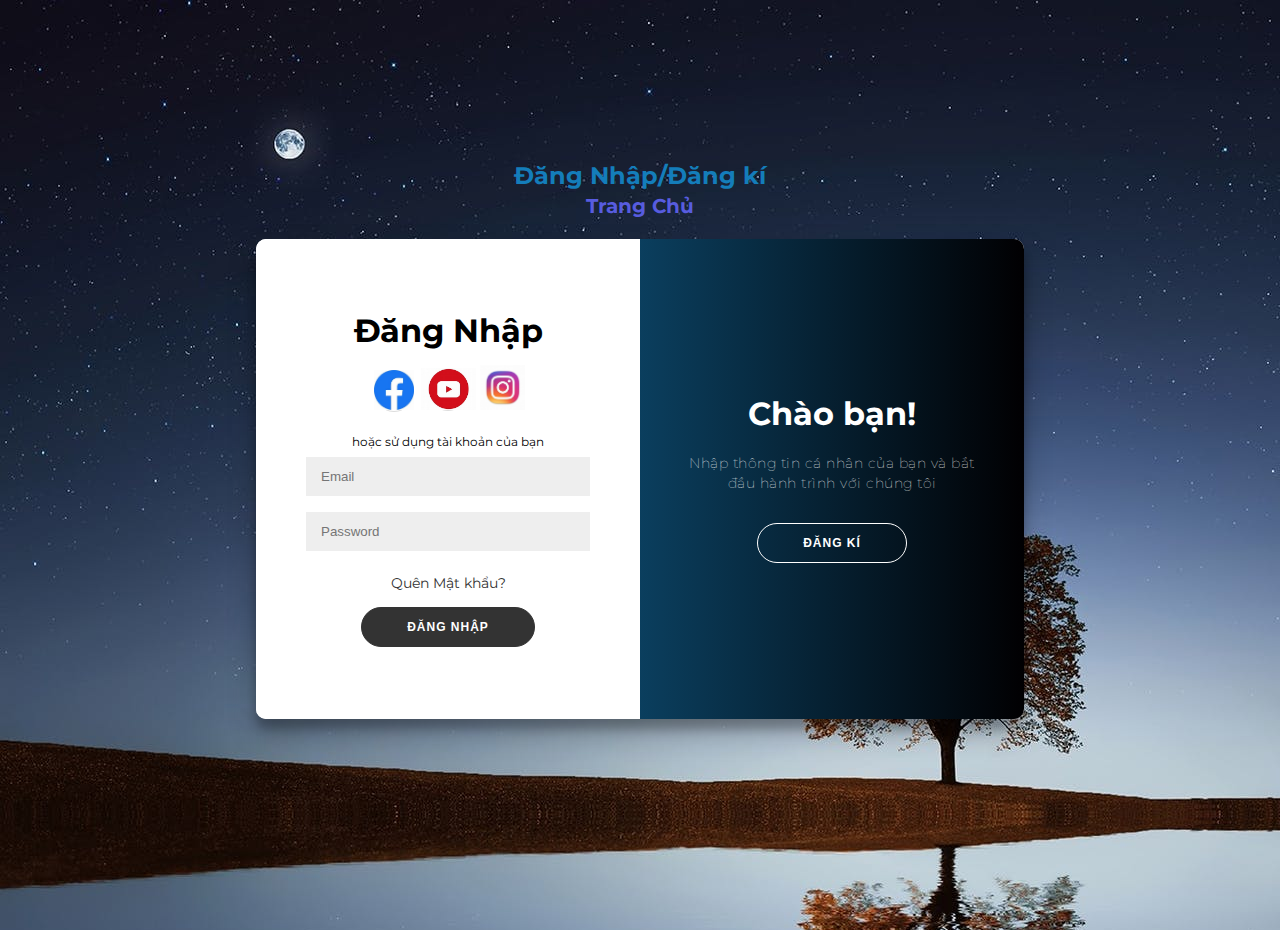
<file: dangnhap-dangki.html>
<!DOCTYPE html>
<html lang="en">
<head>
    <meta charset="UTF-8">
    <meta http-equiv="X-UA-Compatible" content="IE=edge">
    <meta name="viewport" content="width=device-width, initial-scale=1.0">
    <title>✈ĐăngNhập/ĐăngKí</title>
    <link rel="stylesheet" href="dangnhap-dangki.css">
    <style>
         body{
            background-image: url(br1.jpeg);
        }
        
        

    </style>
</head>
<body>
    <!-- tạo from đăng kí -->
    <h2>Đăng Nhập/Đăng kí <br>
        <a href="index.html">Trang Chủ</a>
    </h2>
    <div class="container" id="container">
        <div class="form-container sign-up-container">
            <form action="#" onsubmit="kiemtra()">
                <h1>Tạo tài khoản mới</h1>
                <div class="social-container">
                    <a href="#" class="social"><i class="fab fa-facebook-f"><img width="40" src="pic/facebook.jpg" alt=""></i></a>
                    <a href="#" class="social"><i class="fab fa-google-plus-g"><img width="55" src="pic/youtube.jpg" alt=""></i></a>
                    <a href="#" class="social"><i class="fab fa-linkedin-in"><img width="45" src="pic/instagram.jpg" alt=""></i></a>
                </div>
                <span>hoặc sử dụng email của bạn để đăng ký</span>
                <input type="text" id="name" placeholder="Name" />
                <input type="email" id="Email" placeholder="Email" />
                <input type="password" id="pass" placeholder="Password" />
                <button>Đăng Nhập</button>
            </form>
        </div>
        <div class="form-container sign-in-container">
            <form action="#" onsubmit="kiemtra1()">
                <h1>Đăng Nhập</h1>
                <div class="social-container">
                    <a href="#" class="social"><i class="fab fa-facebook-f"><img width="40" src="pic/facebook.jpg" alt=""></i></a>
                    <a href="#" class="social"><i class="fab fa-google-plus-g"><img width="55" src="pic/youtube.jpg" alt=""></i></a>
                    <a href="#" class="social"><i class="fab fa-linkedin-in"><img width="45" src="pic/instagram.jpg" alt=""></i></a>
                </div>
                <span>hoặc sử dụng tài khoản của bạn</span>
                <input type="email" placeholder="Email" />
                <input type="password" placeholder="Password" />
                <a href="#">Quên Mật khẩu?</a>
                <button>Đăng Nhập</button>
            </form>
        </div>
        <div class="overlay-container">
            <div class="overlay">
                <div class="overlay-panel overlay-left">
                    <h1>Chào mừng trở lại!</h1>
                    <p>Để giữ kết nối với chúng tôi, vui lòng đăng nhập bằng thông tin cá nhân của bạn</p>
                    <button class="ghost" id="signIn">Đăng Nhập</button>
                </div>
                <div class="overlay-panel overlay-right">
                    <h1>Chào bạn!</h1>
                    <p>Nhập thông tin cá nhân của bạn và bắt đầu hành trình với chúng tôi</p>
                    <button class="ghost" id="signUp">Đăng kí</button>
                </div>
            </div>
        </div>
    </div>
</body>
<script>
    
        const signUpButton = document.getElementById('signUp');
        const signInButton = document.getElementById('signIn');
        const container = document.getElementById('container');

        signUpButton.addEventListener('click', () => {
            container.classList.add('right-panel-active');
        });

        signInButton.addEventListener('click', () => {
            container.classList.remove('right-panel-active');
        });


        function kiemtra() {

            var name = document.getElementById("name")
            var email = document.getElementById("Email")
            var pass = document.getElementById("pass")

            if(name.value.length == 0){
                alert("Hãy nhập tên")
            }
            if(pass.value.length == 0){
                alert(" mật khẩu phải lớn hơn 5 kí tự!!")
            }else{
                alert("Đăng Ký thành Công")
            }
            
        }
        function kiemtra1() {

                var name = document.getElementById("name")
                var email = document.getElementById("Email")
                var pass = document.getElementById("pass")

                if(email.value.length == 0){
                    alert("Hãy nhập Email")
                }
                if(pass.value.length == 0){
                    alert(" mật khẩu phải lớn hơn 5 kí tự!!")
                }else{
                    alert("Đăng nhập thành Công")
                }

        }
    
</script>
</html>
</file>
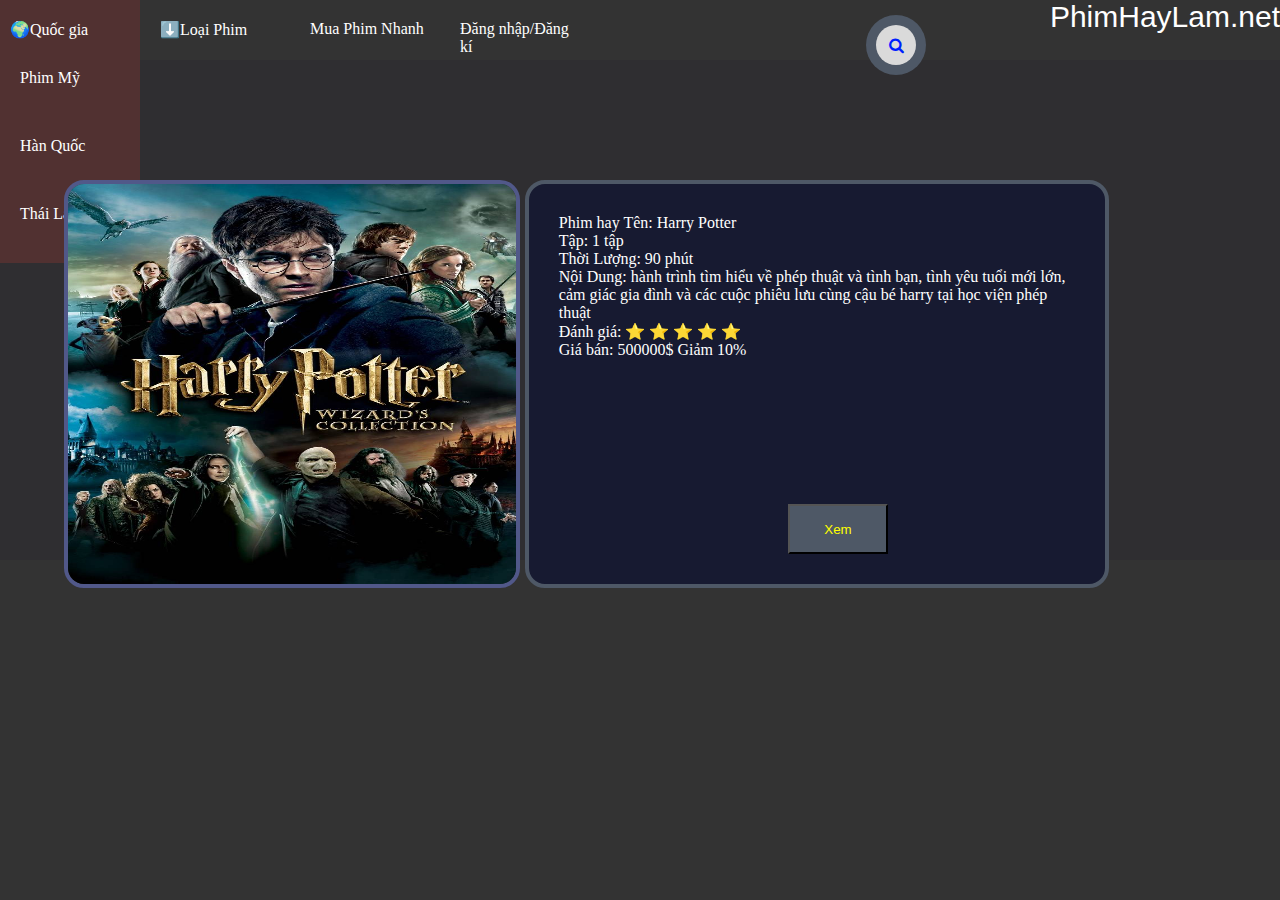
<file: Phim1.html>
<html lang="en">
<head>
    <meta charset="UTF-8">
    <meta http-equiv="X-UA-Compatible" content="IE=edge">
    <meta name="viewport" content="width=device-width, initial-scale=1.0">
    <title>Document</title>
    <link rel="stylesheet" href="mau.css">
  <link rel="stylesheet" href="https://maxcdn.bootstrapcdn.com/font-awesome/4.7.0/css/font-awesome.min.css">
    <link rel="stylesheet" href="slideshow.css">

  <style>
    body {
      /* background-image: url(br2.jpeg); */
      background-color: #333;
    }

    * {
      margin: 0;
      padding: 0
    }

    .menu {
      background: #333;
      height: 60px
    }

    .menu li {
      float: left;
      list-style: none;
      margin-right: 10px;
      padding: 20px 10px;
      width: 120px
    }

    .menu li:hover {
      background: rgb(81, 49, 49);
    }

    .menu li a {
      color: #fff;
      text-decoration: none
    }

    .menu li ul li {
      display: none;
      width: 100px;
      margin-top: 10px
    }

    .menu li:hover ul li {
      display: block
    }

    .logo>a {
      text-decoration: none;
      float: right;
      font-size: 30px;
      font-family: 'Segoe UI', Tahoma, Geneva, Verdana, sans-serif;
      color: #fff;
    }

    .box {
      height: 40px;
      position: absolute;
      top: 5%;
      left: 70%;
      transform: translate(-50%, -50%);
      background: #4e5866;
      border-radius: 50px;
      padding: 10px;
    }

    .sbutton {
      color: #e84118;
      float: right;
      width: 40px;
      height: 40px;
      border-radius: 50%;
      background: #DADADA;
      display: flex;
      justify-content: center;
      align-items: center;
      text-decoration: none;
      transition: 0.4s;
    }

    .stext {
      border: none;
      background: none;
      outline: none;
      float: left;
      padding: 0;
      color: rgb(199, 176, 176);
      font-size: 15px;
      transition: 0.4s;
      line-height: 40px;
      width: 0px;
    }

    .sbox:hover>.stext {
      width: 200px;
      padding: 0 5px;
      border-radius: 50px;
    }

    .sbox:hover>.sbutton {
      background: #fff;
    }

    .fa-search {
      color: #001EFF;
    }

    body>.slideshow {
      text-align: center;
      font-size: 18px;
      background-size: cover;
      color: #fff;
      font-family: sans-serif;
      margin: 0;
      padding-top: 0;
    }

    .slideshow>h1 {
      font-size: 48px;
    }

    .slideshow>h4 {
      font-size: 24px;
    }

    .slideshow a {
      padding: 15px 25px;
      background-color: #4ca74c;
      color: #fff;
      border-radius: 25px;
      text-decoration: none;
      position: absolute;
      left: 45%;
    }

    #mySlider {
      overflow: hidden;
      position: relative;
      width: 100%;
      height: 300px;
    }

    .singleSlide {
      background-size: cover;
      height: 300px;
      position: absolute;
      left: 100%;
      width: 100%;
      top: 0px;
    }

    .slideOverlay {
      background-color: rgba(0, 0, 0, 0.5);
      padding: 50px;
    }

    #sliderNav {
      position: relative;
      top: -175px;
    }

    #sliderNav:hover {
      cursor: pointer;
    }

    #sliderPrev {
      position: relative;
      float: left;
      left: 50px;
    }

    #sliderNext {
      position: relative;
      float: right;
      right: 50px;
    }

    #sliderNext img,
    #sliderPrev img {
      width: 32px;
    }

    @-webkit-keyframes slideIn {
      100% {
        left: 0;
      }
    }

    @keyframes slideIn {
      100% {
        left: 0;
      }
    }

    .slideInRight {
      left: -100%;
      -webkit-animation: slideIn 1s forwards;
      animation: slideIn 1s forwards;
    }

    .slideInLeft {
      left: 100%;
      -webkit-animation: slideIn 1s forwards;
      animation: slideIn 1s forwards;
    }

    @-webkit-keyframes slideOutLeft {
      100% {
        left: -100%;
      }
    }

    @keyframes slideOutLeft {
      100% {
        left: -100%;
      }
    }

    .slideOutLeft {
      -webkit-animation: slideOutLeft 1s forwards;
      animation: slideOutLeft 1s forwards;
    }

    @-webkit-keyframes slideOutRight {
      100% {
        left: 100%;
      }
    }

    @keyframes slideOutRight {
      100% {
        left: 100%;
      }
    }

    .slideOutRight {
      -webkit-animation: slideOutRight 1s forwards;
      animation: slideOutRight 1s forwards;
    }

    .pdb>h1 {
      color: goldenrod;
      padding-bottom: 10px;
      font-family: 'Segoe UI', Tahoma, Geneva, Verdana, sans-serif;
    }

    .giohang{
      position: absolute;
      right: 20px;
      top: 375px;
      background-color: #001EFF;
      padding: 10px;
      border-radius: 5px;
      border: #4ca74c 1px solid;
      z-index: 9999;


    }
    .giohang img{
      width: 80px;
      height: 80px;
      object-fit: cover;
    }
    .gh{
      position: absolute;
     
      top: 375px;
      background-color: #515889;
      padding: 10px;
      border-radius: 5px;
      border: #254525 2px solid;
      z-index: 9999;
      left: 25%;
    }
    .fb{
        width: 100%;
        height: 500px;
        background-color: #19112623;
        
        
    }
    #pc1{
        width: 35%;
        height: 400px;
        position: absolute;
        left: 5%;
        top: 20%;
        border: #515889 4px solid;
        border-radius: 20px;

    }
    .status{
        position: absolute;
        top: 20%;
        left: 41%;
        width: 45%;
        height: 400px;
        background-color: #171a31;
        border: #4e5866 4px solid;
        border-radius: 20px;
    }
    .status>p{
        text-align: left;
        padding: 10px;
        margin: 10px;
        color: #fff;
        
    }
    .btn{
        width: 100px;
        height: 50px;
        color: yellow;
        background-color: #4e5866;
        position: absolute;
        left: 45%;
        top: 80%;
    }
   

  </style>
</head>

<body>
  
  <div class="menu">
    <ul>
      <li><a href="/">🌍Quốc gia</a>
        <ul>
          <li><a href="/">Phim Mỹ</a></li>
          <li><a href="/">Hàn Quốc</a></li>
          <li><a href="/">Thái Lan</a></li>
        </ul>
      </li>
      <li><a href="/">⬇️Loại Phim</a>
        <ul>
          <li><a href="/">Phim Bộ</a></li>
          <li><a href="/">Phim Ngắn</a></li>
          <li><a href="/">Phim chưa Sub</a></li>
        </ul>
      </li>
      <li><a href="">Mua Phim Nhanh</a></li>
      <li><a href="dangnhap-dangki.html">Đăng nhập/Đăng kí </a></li>
    </ul>
    <div class="logo">
      <a href="index.html">
        <p>PhimHayLam.net</p>
      </a>
    </div>
  </div>
  <div class="box">
    <form class="sbox" action="/search" method="get">
      <input class="stext" type="text" name="q" placeholder="Tìm kiếm bài viết...">
      <a class="sbutton" type="submit" href="javascript:void(0);">
        <i class="fa fa-search"></i>
      </a>
    </form>
  </div>
  <div class="fb">
      <img id="pc1" src="pic/sanpham2.jpg" alt="">
      <div class="status">
          <p
          style="padding: 20px;">Phim hay 
              Tên: Harry Potter <br>
              Tập: 1 tập <br>
              Thời Lượng: 90 phút <br>
              Nội Dung: hành trình tìm hiểu về phép thuật và tình bạn, tình yêu tuổi mới lớn, cảm giác gia đình và các cuộc phiêu lưu cùng cậu bé harry tại học viện phép thuật<br>
              Đánh giá:  ⭐ ⭐ ⭐ ⭐ ⭐<br>
              Giá bán: 500000$ Giảm 10%<br>
          </p>
          <button class="btn">Xem</button>
          

      </div>
  </div>
</body>
</html>
</file>
<file: dangnhap-dangki.css>
@import url('https://fonts.googleapis.com/css?family=Montserrat:400,800');

* {
    box-sizing: border-box;
}

body {
    background: #f6f5f7;
    display: flex;
    justify-content: center;
    align-items: center;
    flex-direction: column;
    font-family: 'Montserrat', sans-serif;
    height: 100vh;
    margin: -20px 0 50px;
}

h1 {
    font-weight: bold;
    margin: 0;
}

h2 {
    color: #147dba;
    text-align: center;
}
h2>a{
    font-size: 20px;
    color: #575cdf;
}

p {
    font-size: 14px;
    font-weight: 100;
    line-height: 20px;
    letter-spacing: 0.5px;
    margin: 20px 0 30px;
}

span {
    font-size: 12px;
}

a {
    color: #333;
    font-size: 14px;
    text-decoration: none;
    margin: 15px 0;
}

button {
    border-radius: 20px;
    border: 1px solid #333;
    background-color: #333;
    color: #FFFFFF;
    font-size: 12px;
    font-weight: bold;
    padding: 12px 45px;
    letter-spacing: 1px;
    text-transform: uppercase;
    transition: transform 80ms ease-in;
}

button:active {
    transform: scale(0.95);
}

button:focus {
    outline: none;
}

button.ghost {
    background-color: transparent;
    border-color: #FFFFFF;
}

form {
    background-color: #FFFFFF;
    display: flex;
    align-items: center;
    justify-content: center;
    flex-direction: column;
    padding: 0 50px;
    height: 100%;
    text-align: center;
}

input {
    background-color: #eee;
    border: none;
    padding: 12px 15px;
    margin: 8px 0;
    width: 100%;
}

.container {
    background-color: #fff;
    border-radius: 10px;
    box-shadow: 0 14px 28px rgba(0, 0, 0, 0.25),
        0 10px 10px rgba(0, 0, 0, 0.22);
    position: relative;
    overflow: hidden;
    width: 768px;
    max-width: 100%;
    min-height: 480px;
}

.form-container {
    position: absolute;
    top: 0;
    height: 100%;
    transition: all 0.6s ease-in-out;
}

.sign-in-container {
    left: 0;
    width: 50%;
    z-index: 2;
}

.container.right-panel-active .sign-in-container {
    transform: translateX(100%);
}

.sign-up-container {
    left: 0;
    width: 50%;
    opacity: 0;
    z-index: 1;
}

.container.right-panel-active .sign-up-container {
    transform: translateX(100%);
    opacity: 1;
    z-index: 5;
    animation: show 0.6s;
}

@keyframes show {

    0%,
    49.99% {
        opacity: 0;
        z-index: 1;
    }

    50%,
    100% {
        opacity: 1;
        z-index: 5;
    }
}

.overlay-container {
    position: absolute;
    top: 0;
    left: 50%;
    width: 50%;
    height: 100%;
    overflow: hidden;
    transition: transform 0.6s ease-in-out;
    z-index: 100;
}

.container.right-panel-active .overlay-container {
    transform: translateX(-100%);
}

.overlay {
    background: #FF416C;
    background: -webkit-linear-gradient(to right, #a8695e, #575cdf);
    background: linear-gradient(to right, #147dba, #010002);
    background-repeat: no-repeat;
    background-size: cover;
    background-position: 0 0;
    color: #FFFFFF;
    position: relative;
    left: -100%;
    height: 100%;
    width: 200%;
    transform: translateX(0);
    transition: transform 0.6s ease-in-out;
}

.container.right-panel-active .overlay {
    transform: translateX(50%);
}

.overlay-panel {
    position: absolute;
    display: flex;
    align-items: center;
    justify-content: center;
    flex-direction: column;
    padding: 0 40px;
    text-align: center;
    top: 0;
    height: 100%;
    width: 50%;
    transform: translateX(0);
    transition: transform 0.6s ease-in-out;
}

.overlay-left {
    transform: translateX(-20%);
}

.container.right-panel-active .overlay-left {
    transform: translateX(0);
}

.overlay-right {
    right: 0;
    transform: translateX(0);
}

.container.right-panel-active .overlay-right {
    transform: translateX(20%);
}

.social-container {
    margin: 20px 0;
}

.social-container a {
    border: 1px solid #DDDDDD;
    border-radius: 50%;
    display: inline-flex;
    justify-content: center;
    align-items: center;
    margin: 0 5px;
    height: 40px;
    width: 40px;
}

footer {
    background-color: #222;
    color: #fff;
    font-size: 14px;
    bottom: 0;
    position: fixed;
    left: 0;
    right: 0;
    text-align: center;
    z-index: 999;
}

footer p {
    margin: 10px 0;
}

footer i {
    color: red;
}

footer a {
    color: #3c97bf;
    text-decoration: none;
}
</file>
<file: mau.css>
.allbr {
    padding: 10px;
    margin-bottom: 10px;
    border-radius: 5px;
    box-sizing: border-box;
}
.movieslist {
    display: flex;
    flex-wrap: wrap;
    align-items: center;
}
.movieslist>div {
    display: block;
}
body>.movieslist {
    font-size: 14px;
    font-family: roboto,sans-serif;
    font-weight: 400;
    color: #ccc;
    line-height: normal;
    
    margin: 0;
    padding: 0;
    position: relative;
    background-repeat: no-repeat;
    background-size: contain;
}
.movieslist .movie-item {
    width: 25%;
}
.movieslist .movie-item {
    width: 20%;
    margin-bottom: 5px;
    background: #5a5a5a;
    padding: 5px;
    box-sizing: border-box;
    position: relative;
    border: 2px solid #404040;
}
.movieslist>.movie-item>a {
    text-decoration: none;
    color: #cac9c9;
}
.movieslist>.movie-item>.name-movie>a{
    text-decoration: none;
    color: #cac9c9;
    font-family: sans-serif;
}
.movieslist>.movie-item>.score>a{
    text-decoration: none;
    color: #cac9c9;
}

.movieslist .movie-item .episode-latest {
    position: absolute;
    left: 10px;
    top: 10px;
    padding: 5px 10px;
    background-color: #383838;
    font-weight: 700;
    font-size: 14px;
    border-radius: 4px;
    border: 3px double #5a5a5a;
    letter-spacing: 1px;
}
.movieslist .movie-item img {
    height:240px;
}
.movieslist .movie-item img:hover{filter: blur(5px);} 
.movieslist .movie-item img {
    width: 100%;
    
    display: block;
}
.movieslist .movie-item .score {
    position: absolute;
    right: 10px;
    bottom: 37px;
    padding: 5px 10px;
    background-color: #903a3a;
    font-weight: 700;
    font-size: 12px;
    border-radius: 4px;
}
.movieslist .movie-item .name-movie {
    overflow: hidden;
    text-overflow: ellipsis;
    white-space: nowrap;
    margin-top: 5px;
    padding: 3px 5px;
    text-align: center;
    color: #ecdbc9;
    font-weight: 700;
}
</file>
<file: slideshow.css>
.slide {
    text-align: center;
    font-size: 20px;
    background-size: cover;
    color: #fff;
    font-family: sans-serif;
    margin: 0;
    padding-top: 0;
    text-decoration: none;
    position: relative;
    
  }
   
  .slide>h1 {
    font-size: 48px;
  }
   
  .slide>h4{
    font-size: 24px;
  }
   
  .slide>a {
    padding: 10px 10px;
    
    color: #fff;
    
    text-decoration: none;
  }
   
  .slide>#mySlider {
    overflow: hidden;
    position: relative;
    width: 100%;
    height: 300px;
    position: relative;
    top: 5%;
  }
   
  .singleSlide {
    background-size: cover;
    height: 300px;
    position: absolute;
    left: 100%;
    width: 100%;
    top: 0px;
  }
   
  .slideOverlay {
    background-color: rgba(212, 172, 172, 0.5);
    padding: 50px;
  }
   
  #sliderNav {
    position: relative;
    top: 10%;
  }
   
  #sliderNav:hover {
    cursor: pointer;
  }
   
  #sliderPrev {
    position: relative;
    float: left;
    left: 50px;
  }
   
  #sliderNext {
    position: relative;
    float: right;
    right: 50px;
  }
   
  #sliderNext img,
  #sliderPrev img {
    width: 32px;
  }
   
  @-webkit-keyframes slideIn {
    100% {
      left: 0;
    }
  }
   
  @keyframes slideIn {
    100% {
      left: 0;
    }
  }
   
  .slideInRight {
    left: -100%;
    -webkit-animation: slideIn 1s forwards;
    animation: slideIn 1s forwards;
  }
   
  .slideInLeft {
    left: 100%;
    -webkit-animation: slideIn 1s forwards;
    animation: slideIn 1s forwards;
  }
   
  @-webkit-keyframes slideOutLeft {
    100% {
      left: -100%;
    }
  }
   
  @keyframes slideOutLeft {
    100% {
      left: -100%;
    }
  }
   
  .slideOutLeft {
    -webkit-animation: slideOutLeft 1s forwards;
    animation: slideOutLeft 1s forwards;
  }
   
  @-webkit-keyframes slideOutRight {
    100% {
      left: 100%;
    }
  }
   
  @keyframes slideOutRight {
    100% {
      left: 100%;
    }
  }
   
  .slideOutRight {
    -webkit-animation: slideOutRight 1s forwards;
    animation: slideOutRight 1s forwards;
  }
</file>
